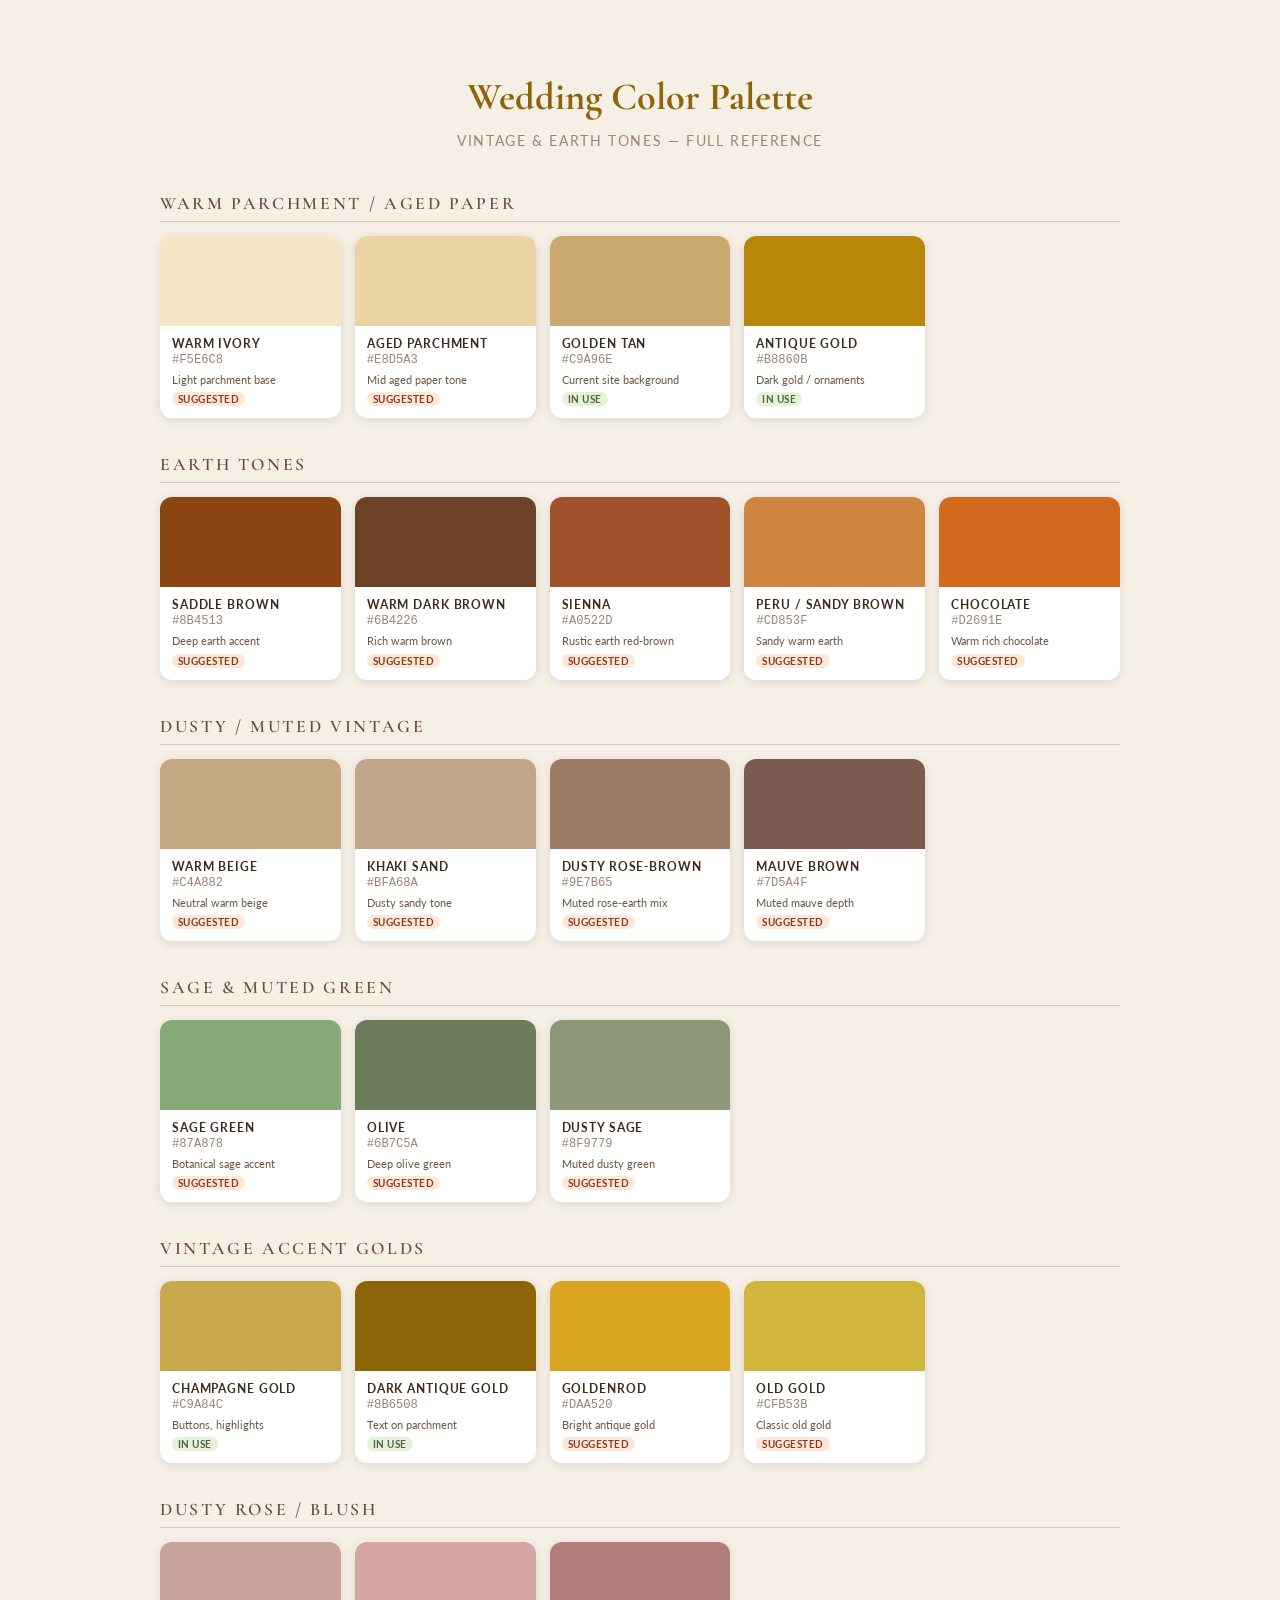
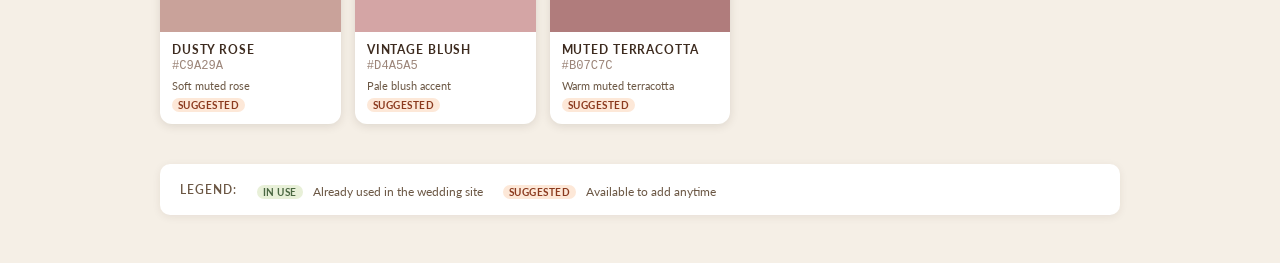
<file: color-palette.html>
<!DOCTYPE html>
<html lang="en">
<head>
<meta charset="UTF-8">
<meta name="viewport" content="width=device-width, initial-scale=1.0">
<title>Wedding Color Palette — Vintage & Earth Tones</title>
<style>
  @import url('https://fonts.googleapis.com/css2?family=Cormorant+Garamond:wght@400;600&family=Lato&display=swap');
  body {
    font-family: 'Lato', sans-serif;
    background: #f5efe6;
    padding: 40px 20px;
    color: #3D2B1F;
  }
  h1 {
    font-family: 'Cormorant Garamond', serif;
    font-size: 2.4rem;
    text-align: center;
    margin-bottom: 6px;
    color: #8B6508;
  }
  .subtitle {
    text-align: center;
    font-size: .85rem;
    color: #9B8478;
    margin-bottom: 44px;
    letter-spacing: .12em;
    text-transform: uppercase;
  }
  .wrapper { max-width: 960px; margin: 0 auto; }
  .section-title {
    font-family: 'Cormorant Garamond', serif;
    font-size: 1.1rem;
    font-weight: 600;
    color: #6B4C3B;
    text-transform: uppercase;
    letter-spacing: .15em;
    margin: 36px 0 14px;
    padding-bottom: 7px;
    border-bottom: 1px solid #D9CCBB;
  }
  .grid {
    display: grid;
    grid-template-columns: repeat(auto-fill, minmax(150px, 1fr));
    gap: 14px;
  }
  .swatch {
    border-radius: 12px;
    overflow: hidden;
    box-shadow: 0 2px 10px rgba(61,43,31,.13);
    background: #fff;
  }
  .swatch-color { height: 90px; }
  .swatch-info { padding: 10px 12px 12px; }
  .swatch-name {
    font-weight: 700;
    font-size: .78rem;
    text-transform: uppercase;
    letter-spacing: .07em;
    color: #3D2B1F;
  }
  .swatch-hex {
    font-size: .76rem;
    color: #9B8478;
    margin-top: 2px;
    font-family: monospace;
  }
  .swatch-use {
    font-size: .7rem;
    color: #6B5744;
    margin-top: 5px;
    line-height: 1.35;
  }
  .tag {
    display: inline-block;
    font-size: .62rem;
    padding: 1px 6px;
    border-radius: 20px;
    margin-top: 5px;
    font-weight: 700;
    letter-spacing: .05em;
    text-transform: uppercase;
  }
  .tag-site { background: #e8f0d8; color: #4a6741; }
  .tag-new  { background: #fde8d8; color: #8B3A1F; }
</style>
</head>
<body>

<h1>Wedding Color Palette</h1>
<p class="subtitle">Vintage &amp; Earth Tones — Full Reference</p>

<div class="wrapper">

  <!-- WARM PARCHMENT -->
  <div class="section-title">Warm Parchment / Aged Paper</div>
  <div class="grid">
    <div class="swatch">
      <div class="swatch-color" style="background:#F5E6C8;"></div>
      <div class="swatch-info">
        <div class="swatch-name">Warm Ivory</div>
        <div class="swatch-hex">#F5E6C8</div>
        <div class="swatch-use">Light parchment base</div>
        <span class="tag tag-new">Suggested</span>
      </div>
    </div>
    <div class="swatch">
      <div class="swatch-color" style="background:#E8D5A3;"></div>
      <div class="swatch-info">
        <div class="swatch-name">Aged Parchment</div>
        <div class="swatch-hex">#E8D5A3</div>
        <div class="swatch-use">Mid aged paper tone</div>
        <span class="tag tag-new">Suggested</span>
      </div>
    </div>
    <div class="swatch">
      <div class="swatch-color" style="background:#C9A96E;"></div>
      <div class="swatch-info">
        <div class="swatch-name">Golden Tan</div>
        <div class="swatch-hex">#C9A96E</div>
        <div class="swatch-use">Current site background</div>
        <span class="tag tag-site">In Use</span>
      </div>
    </div>
    <div class="swatch">
      <div class="swatch-color" style="background:#B8860B;"></div>
      <div class="swatch-info">
        <div class="swatch-name">Antique Gold</div>
        <div class="swatch-hex">#B8860B</div>
        <div class="swatch-use">Dark gold / ornaments</div>
        <span class="tag tag-site">In Use</span>
      </div>
    </div>
  </div>

  <!-- EARTH TONES -->
  <div class="section-title">Earth Tones</div>
  <div class="grid">
    <div class="swatch">
      <div class="swatch-color" style="background:#8B4513;"></div>
      <div class="swatch-info">
        <div class="swatch-name">Saddle Brown</div>
        <div class="swatch-hex">#8B4513</div>
        <div class="swatch-use">Deep earth accent</div>
        <span class="tag tag-new">Suggested</span>
      </div>
    </div>
    <div class="swatch">
      <div class="swatch-color" style="background:#6B4226;"></div>
      <div class="swatch-info">
        <div class="swatch-name">Warm Dark Brown</div>
        <div class="swatch-hex">#6B4226</div>
        <div class="swatch-use">Rich warm brown</div>
        <span class="tag tag-new">Suggested</span>
      </div>
    </div>
    <div class="swatch">
      <div class="swatch-color" style="background:#A0522D;"></div>
      <div class="swatch-info">
        <div class="swatch-name">Sienna</div>
        <div class="swatch-hex">#A0522D</div>
        <div class="swatch-use">Rustic earth red-brown</div>
        <span class="tag tag-new">Suggested</span>
      </div>
    </div>
    <div class="swatch">
      <div class="swatch-color" style="background:#CD853F;"></div>
      <div class="swatch-info">
        <div class="swatch-name">Peru / Sandy Brown</div>
        <div class="swatch-hex">#CD853F</div>
        <div class="swatch-use">Sandy warm earth</div>
        <span class="tag tag-new">Suggested</span>
      </div>
    </div>
    <div class="swatch">
      <div class="swatch-color" style="background:#D2691E;"></div>
      <div class="swatch-info">
        <div class="swatch-name">Chocolate</div>
        <div class="swatch-hex">#D2691E</div>
        <div class="swatch-use">Warm rich chocolate</div>
        <span class="tag tag-new">Suggested</span>
      </div>
    </div>
  </div>

  <!-- DUSTY / MUTED VINTAGE -->
  <div class="section-title">Dusty / Muted Vintage</div>
  <div class="grid">
    <div class="swatch">
      <div class="swatch-color" style="background:#C4A882;"></div>
      <div class="swatch-info">
        <div class="swatch-name">Warm Beige</div>
        <div class="swatch-hex">#C4A882</div>
        <div class="swatch-use">Neutral warm beige</div>
        <span class="tag tag-new">Suggested</span>
      </div>
    </div>
    <div class="swatch">
      <div class="swatch-color" style="background:#BFA68A;"></div>
      <div class="swatch-info">
        <div class="swatch-name">Khaki Sand</div>
        <div class="swatch-hex">#BFA68A</div>
        <div class="swatch-use">Dusty sandy tone</div>
        <span class="tag tag-new">Suggested</span>
      </div>
    </div>
    <div class="swatch">
      <div class="swatch-color" style="background:#9E7B65;"></div>
      <div class="swatch-info">
        <div class="swatch-name">Dusty Rose-Brown</div>
        <div class="swatch-hex">#9E7B65</div>
        <div class="swatch-use">Muted rose-earth mix</div>
        <span class="tag tag-new">Suggested</span>
      </div>
    </div>
    <div class="swatch">
      <div class="swatch-color" style="background:#7D5A4F;"></div>
      <div class="swatch-info">
        <div class="swatch-name">Mauve Brown</div>
        <div class="swatch-hex">#7D5A4F</div>
        <div class="swatch-use">Muted mauve depth</div>
        <span class="tag tag-new">Suggested</span>
      </div>
    </div>
  </div>

  <!-- SAGE & MUTED GREEN -->
  <div class="section-title">Sage &amp; Muted Green</div>
  <div class="grid">
    <div class="swatch">
      <div class="swatch-color" style="background:#87A878;"></div>
      <div class="swatch-info">
        <div class="swatch-name">Sage Green</div>
        <div class="swatch-hex">#87A878</div>
        <div class="swatch-use">Botanical sage accent</div>
        <span class="tag tag-new">Suggested</span>
      </div>
    </div>
    <div class="swatch">
      <div class="swatch-color" style="background:#6B7C5A;"></div>
      <div class="swatch-info">
        <div class="swatch-name">Olive</div>
        <div class="swatch-hex">#6B7C5A</div>
        <div class="swatch-use">Deep olive green</div>
        <span class="tag tag-new">Suggested</span>
      </div>
    </div>
    <div class="swatch">
      <div class="swatch-color" style="background:#8F9779;"></div>
      <div class="swatch-info">
        <div class="swatch-name">Dusty Sage</div>
        <div class="swatch-hex">#8F9779</div>
        <div class="swatch-use">Muted dusty green</div>
        <span class="tag tag-new">Suggested</span>
      </div>
    </div>
  </div>

  <!-- VINTAGE ACCENT GOLDS -->
  <div class="section-title">Vintage Accent Golds</div>
  <div class="grid">
    <div class="swatch">
      <div class="swatch-color" style="background:#C9A84C;"></div>
      <div class="swatch-info">
        <div class="swatch-name">Champagne Gold</div>
        <div class="swatch-hex">#C9A84C</div>
        <div class="swatch-use">Buttons, highlights</div>
        <span class="tag tag-site">In Use</span>
      </div>
    </div>
    <div class="swatch">
      <div class="swatch-color" style="background:#8B6508;"></div>
      <div class="swatch-info">
        <div class="swatch-name">Dark Antique Gold</div>
        <div class="swatch-hex">#8B6508</div>
        <div class="swatch-use">Text on parchment</div>
        <span class="tag tag-site">In Use</span>
      </div>
    </div>
    <div class="swatch">
      <div class="swatch-color" style="background:#DAA520;"></div>
      <div class="swatch-info">
        <div class="swatch-name">Goldenrod</div>
        <div class="swatch-hex">#DAA520</div>
        <div class="swatch-use">Bright antique gold</div>
        <span class="tag tag-new">Suggested</span>
      </div>
    </div>
    <div class="swatch">
      <div class="swatch-color" style="background:#CFB53B;"></div>
      <div class="swatch-info">
        <div class="swatch-name">Old Gold</div>
        <div class="swatch-hex">#CFB53B</div>
        <div class="swatch-use">Classic old gold</div>
        <span class="tag tag-new">Suggested</span>
      </div>
    </div>
  </div>

  <!-- DUSTY ROSE / BLUSH -->
  <div class="section-title">Dusty Rose / Blush</div>
  <div class="grid">
    <div class="swatch">
      <div class="swatch-color" style="background:#C9A29A;"></div>
      <div class="swatch-info">
        <div class="swatch-name">Dusty Rose</div>
        <div class="swatch-hex">#C9A29A</div>
        <div class="swatch-use">Soft muted rose</div>
        <span class="tag tag-new">Suggested</span>
      </div>
    </div>
    <div class="swatch">
      <div class="swatch-color" style="background:#D4A5A5;"></div>
      <div class="swatch-info">
        <div class="swatch-name">Vintage Blush</div>
        <div class="swatch-hex">#D4A5A5</div>
        <div class="swatch-use">Pale blush accent</div>
        <span class="tag tag-new">Suggested</span>
      </div>
    </div>
    <div class="swatch">
      <div class="swatch-color" style="background:#B07C7C;"></div>
      <div class="swatch-info">
        <div class="swatch-name">Muted Terracotta</div>
        <div class="swatch-hex">#B07C7C</div>
        <div class="swatch-use">Warm muted terracotta</div>
        <span class="tag tag-new">Suggested</span>
      </div>
    </div>
  </div>

  <!-- LEGEND -->
  <div style="margin-top:40px; padding:16px 20px; background:#fff; border-radius:10px; box-shadow:0 2px 8px rgba(61,43,31,.08); display:flex; gap:20px; align-items:center; flex-wrap:wrap;">
    <span style="font-size:.78rem; color:#6B5744; font-weight:600; text-transform:uppercase; letter-spacing:.08em;">Legend:</span>
    <span><span class="tag tag-site">In Use</span> <span style="font-size:.78rem; color:#6B5744; margin-left:6px;">Already used in the wedding site</span></span>
    <span><span class="tag tag-new">Suggested</span> <span style="font-size:.78rem; color:#6B5744; margin-left:6px;">Available to add anytime</span></span>
  </div>

</div>
</body>
</html>
</file>
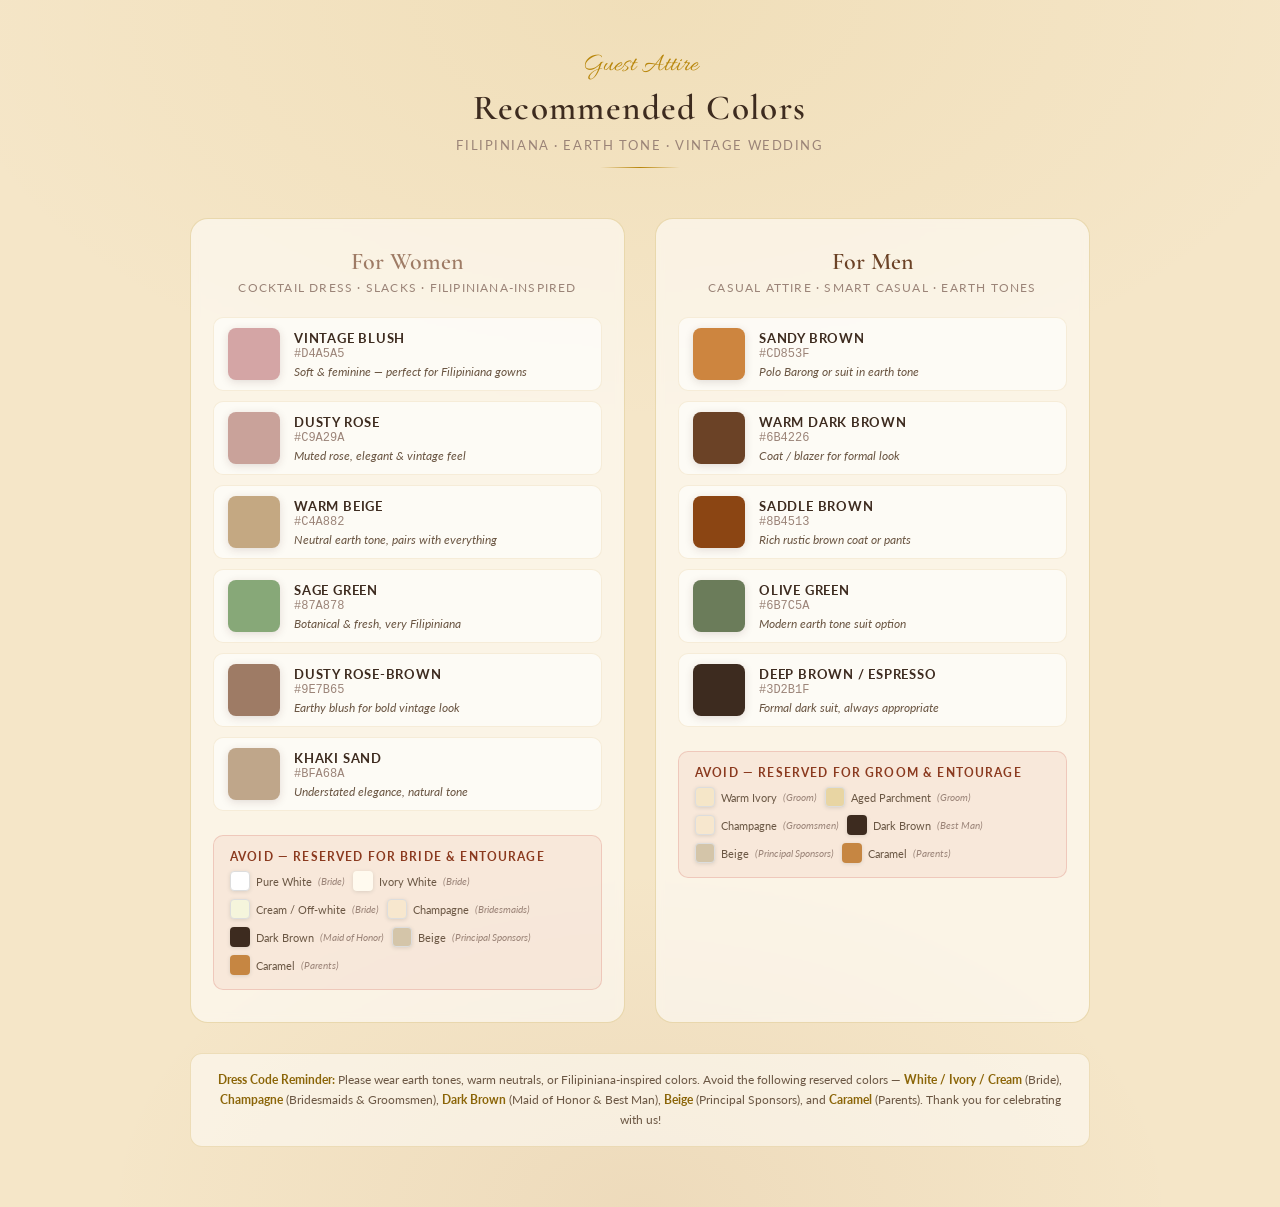
<file: guest-colors.html>
<!DOCTYPE html>
<html lang="en">
<head>
<meta charset="UTF-8">
<meta name="viewport" content="width=device-width, initial-scale=1.0">
<title>Guest Attire Colors — Filipiniana / Earth Tone Wedding</title>
<style>
  @import url('https://fonts.googleapis.com/css2?family=Cormorant+Garamond:ital,wght@0,400;0,600;1,400&family=Allura&family=Lato:wght@400;700&display=swap');

  * { box-sizing: border-box; margin: 0; padding: 0; }

  body {
    font-family: 'Lato', sans-serif;
    background: #F5E6C8;
    background-image:
      radial-gradient(ellipse 80% 50% at 50% 0%, rgba(184,134,11,.08) 0%, transparent 70%),
      radial-gradient(ellipse 60% 40% at 50% 100%, rgba(139,69,19,.07) 0%, transparent 70%);
    min-height: 100vh;
    padding: 50px 20px 60px;
    color: #3D2B1F;
  }

  header {
    text-align: center;
    margin-bottom: 50px;
  }
  header .pre {
    font-family: 'Allura', cursive;
    font-size: 1.6rem;
    color: #B8860B;
    display: block;
    margin-bottom: 4px;
  }
  header h1 {
    font-family: 'Cormorant Garamond', serif;
    font-size: 2.2rem;
    color: #3D2B1F;
    font-weight: 600;
    letter-spacing: .04em;
  }
  header p {
    margin-top: 8px;
    font-size: .82rem;
    color: #9B8478;
    letter-spacing: .12em;
    text-transform: uppercase;
  }
  .divider {
    width: 80px;
    height: 1px;
    background: linear-gradient(to right, transparent, #B8860B, transparent);
    margin: 14px auto 0;
  }

  .columns {
    display: grid;
    grid-template-columns: 1fr 1fr;
    gap: 30px;
    max-width: 900px;
    margin: 0 auto;
  }

  @media (max-width: 600px) {
    .columns { grid-template-columns: 1fr; }
  }

  .col {
    background: rgba(255,255,255,.55);
    border: 1px solid rgba(184,134,11,.25);
    border-radius: 18px;
    padding: 28px 22px 32px;
    backdrop-filter: blur(4px);
  }

  .col-title {
    font-family: 'Cormorant Garamond', serif;
    font-size: 1.5rem;
    font-weight: 600;
    text-align: center;
    margin-bottom: 4px;
  }
  .col-title.woman { color: #9E7B65; }
  .col-title.man   { color: #6B4226; }

  .col-sub {
    text-align: center;
    font-size: .75rem;
    color: #9B8478;
    letter-spacing: .1em;
    text-transform: uppercase;
    margin-bottom: 22px;
  }

  .swatch-list { display: flex; flex-direction: column; gap: 10px; }

  .swatch-row {
    display: flex;
    align-items: center;
    gap: 14px;
    background: rgba(255,255,255,.6);
    border-radius: 10px;
    padding: 10px 14px;
    border: 1px solid rgba(184,134,11,.12);
  }
  .chip {
    width: 52px;
    height: 52px;
    border-radius: 8px;
    flex-shrink: 0;
    box-shadow: 0 2px 8px rgba(61,43,31,.15);
  }
  .swatch-text {}
  .swatch-name {
    font-weight: 700;
    font-size: .82rem;
    color: #3D2B1F;
    text-transform: uppercase;
    letter-spacing: .06em;
  }
  .swatch-hex {
    font-family: monospace;
    font-size: .75rem;
    color: #9B8478;
    margin-top: 1px;
  }
  .swatch-desc {
    font-size: .72rem;
    color: #6B5744;
    margin-top: 4px;
    font-style: italic;
  }

  .avoid-box {
    margin-top: 24px;
    background: rgba(192,57,43,.06);
    border: 1px solid rgba(192,57,43,.18);
    border-radius: 10px;
    padding: 14px 16px;
  }
  .avoid-title {
    font-size: .72rem;
    font-weight: 700;
    text-transform: uppercase;
    letter-spacing: .1em;
    color: #8B3A1F;
    margin-bottom: 8px;
  }
  .avoid-chips { display: flex; flex-wrap: wrap; gap: 8px; }
  .avoid-chip {
    display: flex;
    align-items: center;
    gap: 6px;
    font-size: .7rem;
    color: #6B5744;
  }
  .avoid-dot {
    width: 20px;
    height: 20px;
    border-radius: 4px;
    flex-shrink: 0;
    box-shadow: 0 1px 4px rgba(0,0,0,.12);
  }

  .note {
    max-width: 900px;
    margin: 30px auto 0;
    background: rgba(255,255,255,.5);
    border: 1px solid rgba(184,134,11,.2);
    border-radius: 12px;
    padding: 16px 22px;
    font-size: .78rem;
    color: #6B5744;
    text-align: center;
    line-height: 1.6;
  }
  .note strong { color: #8B6508; }
</style>
</head>
<body>

<header>
  <span class="pre">Guest Attire</span>
  <h1>Recommended Colors</h1>
  <p>Filipiniana · Earth Tone · Vintage Wedding</p>
  <div class="divider"></div>
</header>

<div class="columns">

  <!-- WOMAN -->
  <div class="col">
    <div class="col-title woman">For Women</div>
    <div class="col-sub">Cocktail Dress · Slacks · Filipiniana-inspired</div>

    <div class="swatch-list">

      <div class="swatch-row">
        <div class="chip" style="background:#D4A5A5;"></div>
        <div class="swatch-text">
          <div class="swatch-name">Vintage Blush</div>
          <div class="swatch-hex">#D4A5A5</div>
          <div class="swatch-desc">Soft & feminine — perfect for Filipiniana gowns</div>
        </div>
      </div>

      <div class="swatch-row">
        <div class="chip" style="background:#C9A29A;"></div>
        <div class="swatch-text">
          <div class="swatch-name">Dusty Rose</div>
          <div class="swatch-hex">#C9A29A</div>
          <div class="swatch-desc">Muted rose, elegant & vintage feel</div>
        </div>
      </div>

      <div class="swatch-row">
        <div class="chip" style="background:#C4A882;"></div>
        <div class="swatch-text">
          <div class="swatch-name">Warm Beige</div>
          <div class="swatch-hex">#C4A882</div>
          <div class="swatch-desc">Neutral earth tone, pairs with everything</div>
        </div>
      </div>

      <div class="swatch-row">
        <div class="chip" style="background:#87A878;"></div>
        <div class="swatch-text">
          <div class="swatch-name">Sage Green</div>
          <div class="swatch-hex">#87A878</div>
          <div class="swatch-desc">Botanical & fresh, very Filipiniana</div>
        </div>
      </div>

      <div class="swatch-row">
        <div class="chip" style="background:#9E7B65;"></div>
        <div class="swatch-text">
          <div class="swatch-name">Dusty Rose-Brown</div>
          <div class="swatch-hex">#9E7B65</div>
          <div class="swatch-desc">Earthy blush for bold vintage look</div>
        </div>
      </div>

      <div class="swatch-row">
        <div class="chip" style="background:#BFA68A;"></div>
        <div class="swatch-text">
          <div class="swatch-name">Khaki Sand</div>
          <div class="swatch-hex">#BFA68A</div>
          <div class="swatch-desc">Understated elegance, natural tone</div>
        </div>
      </div>

    </div>

    <div class="avoid-box">
      <div class="avoid-title">Avoid — Reserved for Bride &amp; Entourage</div>
      <div class="avoid-chips">
        <div class="avoid-chip"><div class="avoid-dot" style="background:#FFFFFF; border:1px solid #ddd;"></div> Pure White <em style="font-size:.65rem;color:#9B8478;">(Bride)</em></div>
        <div class="avoid-chip"><div class="avoid-dot" style="background:#FFFAEF;"></div> Ivory White <em style="font-size:.65rem;color:#9B8478;">(Bride)</em></div>
        <div class="avoid-chip"><div class="avoid-dot" style="background:#F5F5DC; border:1px solid #ddd;"></div> Cream / Off-white <em style="font-size:.65rem;color:#9B8478;">(Bride)</em></div>
        <div class="avoid-chip"><div class="avoid-dot" style="background:#F7E7CE; border:1px solid #ddd;"></div> Champagne <em style="font-size:.65rem;color:#9B8478;">(Bridesmaids)</em></div>
        <div class="avoid-chip"><div class="avoid-dot" style="background:#3D2B1F;"></div> Dark Brown <em style="font-size:.65rem;color:#9B8478;">(Maid of Honor)</em></div>
        <div class="avoid-chip"><div class="avoid-dot" style="background:#D4C5A9; border:1px solid #ddd;"></div> Beige <em style="font-size:.65rem;color:#9B8478;">(Principal Sponsors)</em></div>
        <div class="avoid-chip"><div class="avoid-dot" style="background:#C68642;"></div> Caramel <em style="font-size:.65rem;color:#9B8478;">(Parents)</em></div>
      </div>
    </div>
  </div>

  <!-- MAN -->
  <div class="col">
    <div class="col-title man">For Men</div>
    <div class="col-sub">Casual Attire · Smart Casual · Earth Tones</div>

    <div class="swatch-list">

      <div class="swatch-row">
        <div class="chip" style="background:#CD853F;"></div>
        <div class="swatch-text">
          <div class="swatch-name">Sandy Brown</div>
          <div class="swatch-hex">#CD853F</div>
          <div class="swatch-desc">Polo Barong or suit in earth tone</div>
        </div>
      </div>

      <div class="swatch-row">
        <div class="chip" style="background:#6B4226;"></div>
        <div class="swatch-text">
          <div class="swatch-name">Warm Dark Brown</div>
          <div class="swatch-hex">#6B4226</div>
          <div class="swatch-desc">Coat / blazer for formal look</div>
        </div>
      </div>

      <div class="swatch-row">
        <div class="chip" style="background:#8B4513;"></div>
        <div class="swatch-text">
          <div class="swatch-name">Saddle Brown</div>
          <div class="swatch-hex">#8B4513</div>
          <div class="swatch-desc">Rich rustic brown coat or pants</div>
        </div>
      </div>

      <div class="swatch-row">
        <div class="chip" style="background:#6B7C5A;"></div>
        <div class="swatch-text">
          <div class="swatch-name">Olive Green</div>
          <div class="swatch-hex">#6B7C5A</div>
          <div class="swatch-desc">Modern earth tone suit option</div>
        </div>
      </div>

      <div class="swatch-row">
        <div class="chip" style="background:#3D2B1F;"></div>
        <div class="swatch-text">
          <div class="swatch-name">Deep Brown / Espresso</div>
          <div class="swatch-hex">#3D2B1F</div>
          <div class="swatch-desc">Formal dark suit, always appropriate</div>
        </div>
      </div>

    </div>

    <div class="avoid-box">
      <div class="avoid-title">Avoid — Reserved for Groom &amp; Entourage</div>
      <div class="avoid-chips">
        <div class="avoid-chip"><div class="avoid-dot" style="background:#F5E6C8; border:1px solid #ddd;"></div> Warm Ivory <em style="font-size:.65rem;color:#9B8478;">(Groom)</em></div>
        <div class="avoid-chip"><div class="avoid-dot" style="background:#E8D5A3; border:1px solid #ddd;"></div> Aged Parchment <em style="font-size:.65rem;color:#9B8478;">(Groom)</em></div>
        <div class="avoid-chip"><div class="avoid-dot" style="background:#F7E7CE; border:1px solid #ddd;"></div> Champagne <em style="font-size:.65rem;color:#9B8478;">(Groomsmen)</em></div>
        <div class="avoid-chip"><div class="avoid-dot" style="background:#3D2B1F;"></div> Dark Brown <em style="font-size:.65rem;color:#9B8478;">(Best Man)</em></div>
        <div class="avoid-chip"><div class="avoid-dot" style="background:#D4C5A9; border:1px solid #ddd;"></div> Beige <em style="font-size:.65rem;color:#9B8478;">(Principal Sponsors)</em></div>
        <div class="avoid-chip"><div class="avoid-dot" style="background:#C68642;"></div> Caramel <em style="font-size:.65rem;color:#9B8478;">(Parents)</em></div>
      </div>
    </div>
  </div>

</div>

<div class="note">
  <strong>Dress Code Reminder:</strong> Please wear earth tones, warm neutrals, or Filipiniana-inspired colors.
  Avoid the following reserved colors — <strong>White / Ivory / Cream</strong> (Bride), <strong>Champagne</strong> (Bridesmaids &amp; Groomsmen), <strong>Dark Brown</strong> (Maid of Honor &amp; Best Man), <strong>Beige</strong> (Principal Sponsors), and <strong>Caramel</strong> (Parents).
  Thank you for celebrating with us!
</div>

</body>
</html>
</file>
